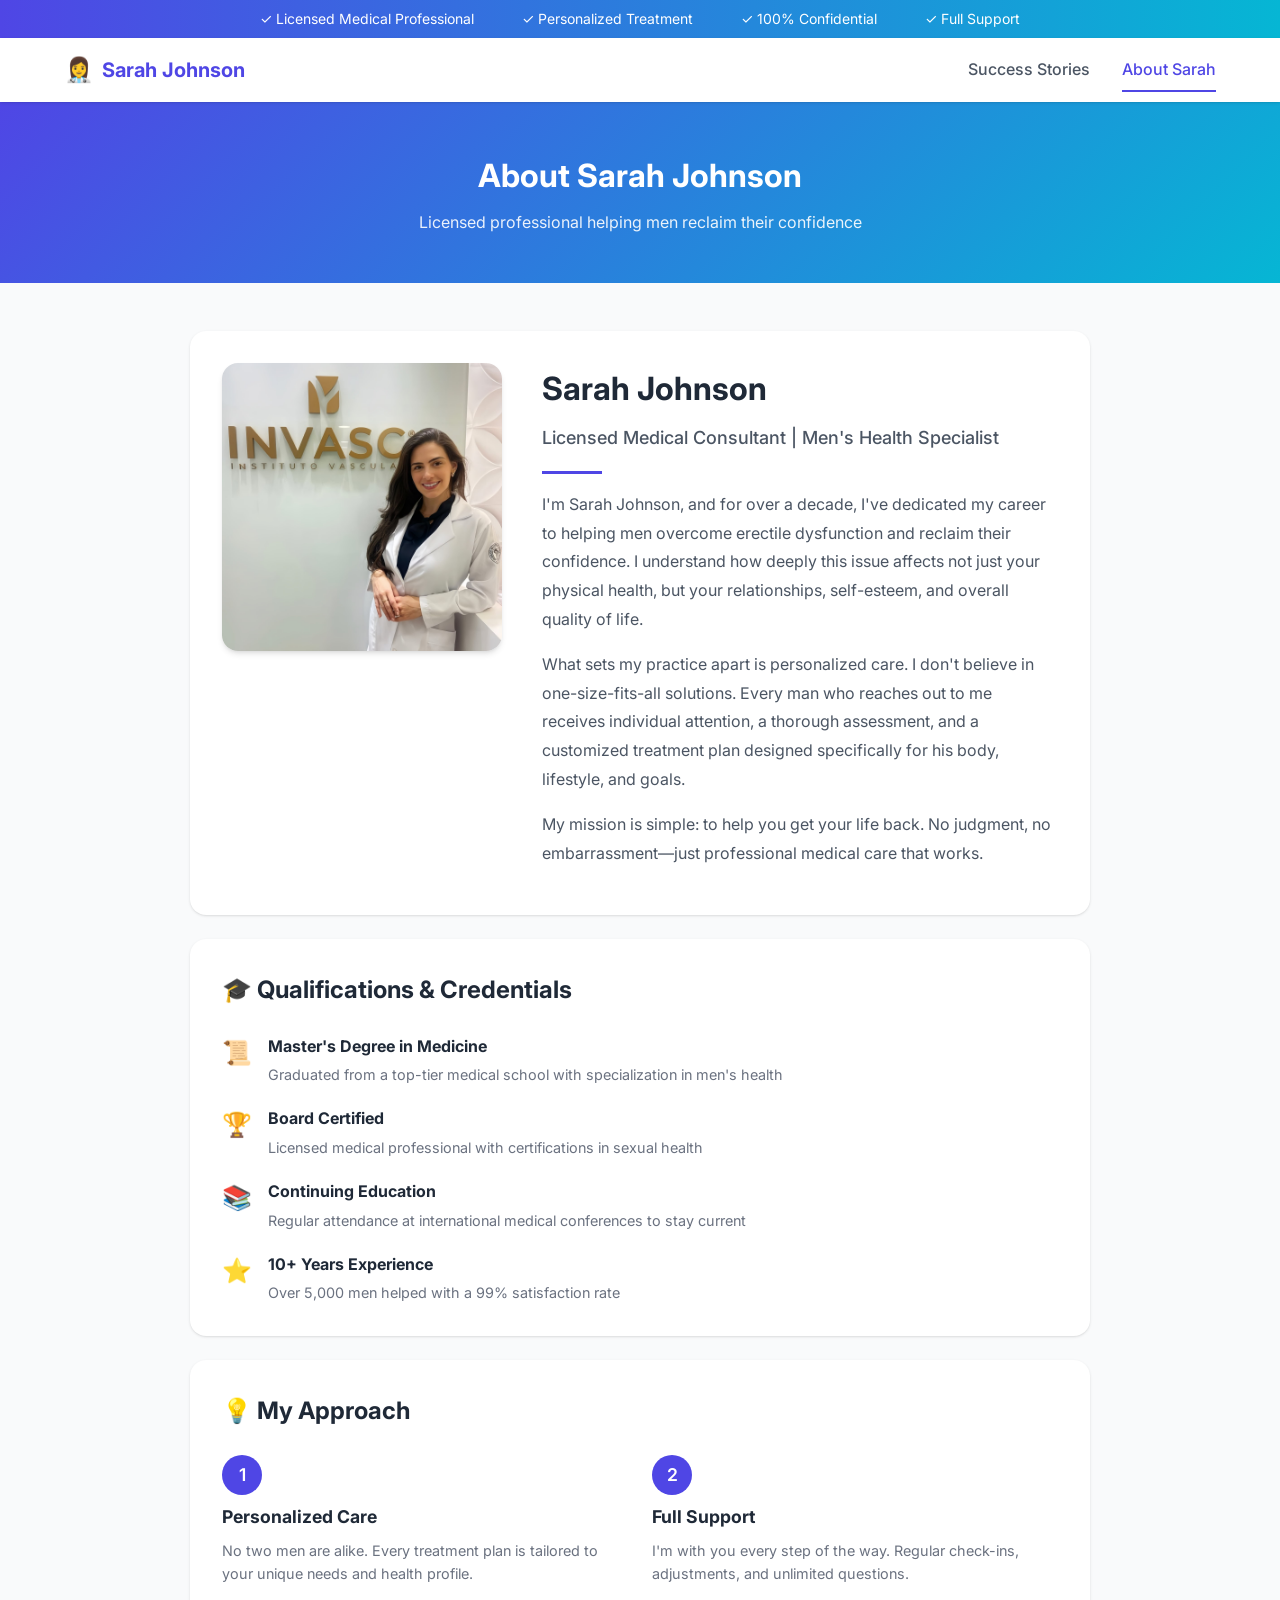
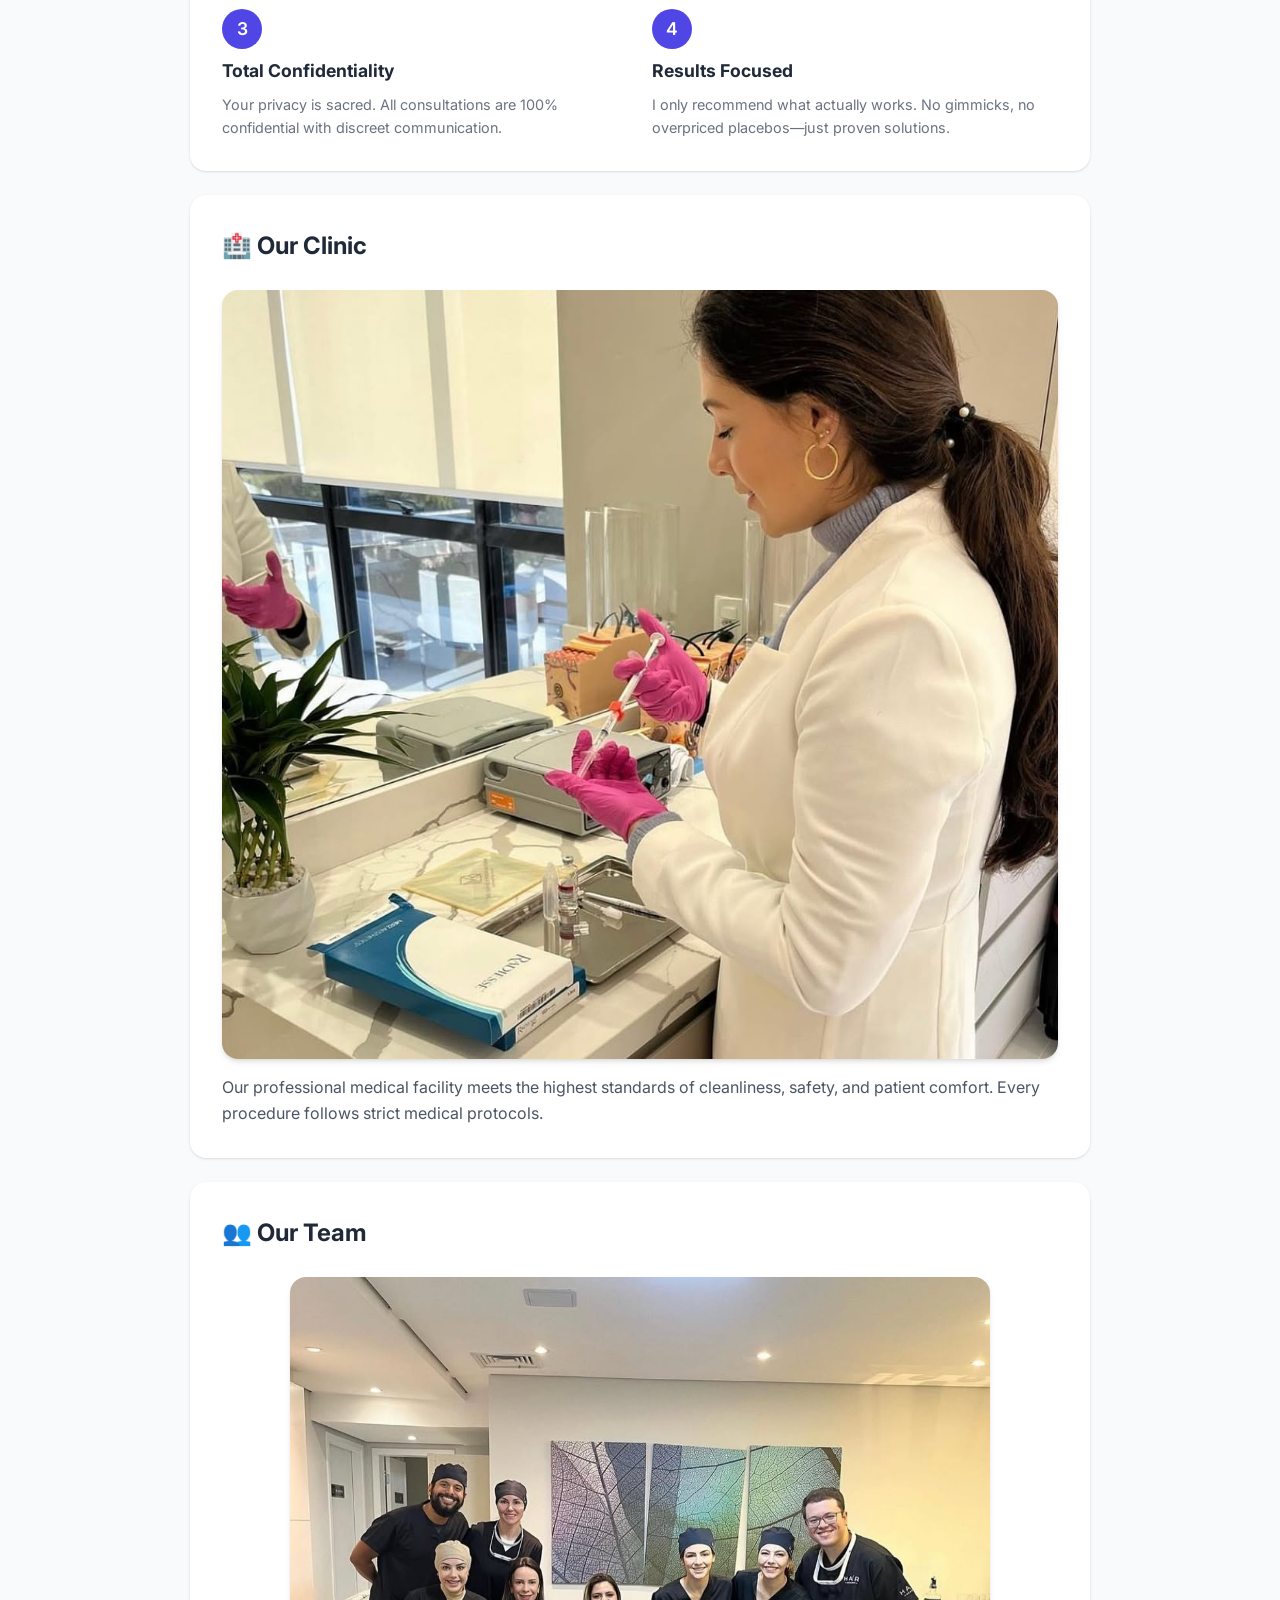
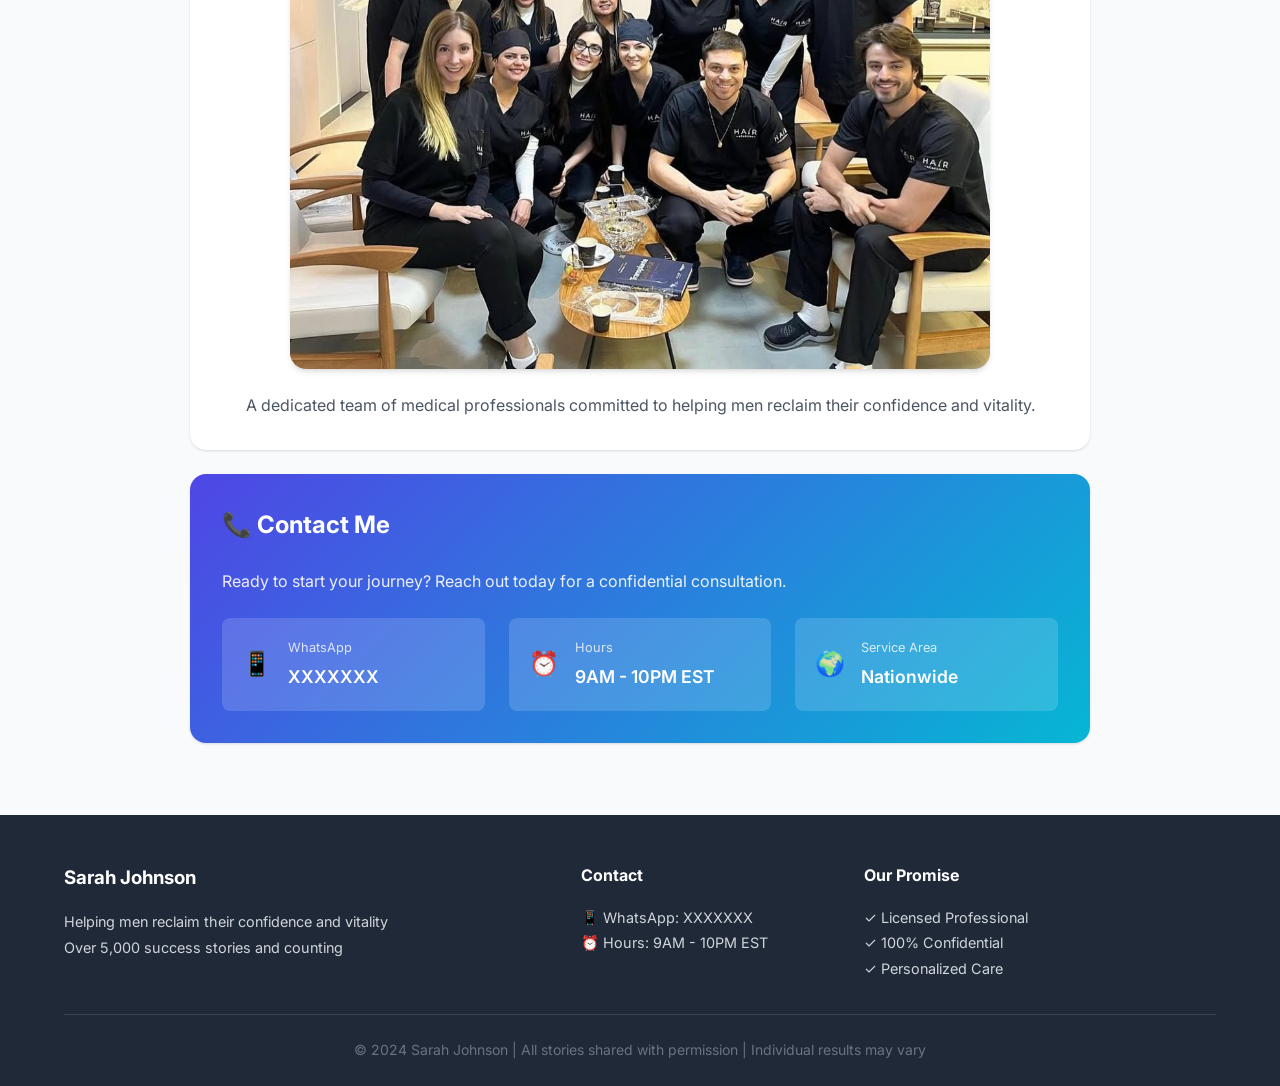
<file: about.html>
<!DOCTYPE html>
<html lang="en">
<head>
    <meta charset="UTF-8">
    <meta name="viewport" content="width=device-width, initial-scale=1.0">
    <title>About Sarah - Licensed Medical Consultant</title>
    <link rel="stylesheet" href="styles.css">
    <link href="https://fonts.googleapis.com/css2?family=Inter:wght@400;500;600;700&display=swap" rel="stylesheet">
    <style>
        .about-section {
            padding: 3rem 0;
        }

        .about-content {
            max-width: 900px;
            margin: 0 auto;
        }

        .about-card {
            background: white;
            border-radius: var(--radius-lg);
            padding: 2rem;
            margin-bottom: 1.5rem;
            box-shadow: var(--shadow);
        }

        .about-card h2 {
            font-size: 1.5rem;
            margin-bottom: 1.5rem;
            color: var(--gray-800);
        }

        .sarah-profile {
            display: grid;
            grid-template-columns: 280px 1fr;
            gap: 2.5rem;
            align-items: start;
        }

        .profile-image {
            border-radius: var(--radius-lg);
            overflow: hidden;
            box-shadow: var(--shadow-md);
        }

        .profile-image img {
            width: 100%;
            height: auto;
            display: block;
        }

        .profile-info h2 {
            font-size: 2rem;
            margin-bottom: 0.5rem;
        }

        .profile-title {
            color: var(--primary-color);
            font-weight: 500;
            font-size: 1.125rem;
            margin-bottom: 1rem;
        }

        .profile-divider {
            width: 60px;
            height: 3px;
            background: var(--primary-color);
            margin: 1rem 0;
        }

        .profile-info p {
            color: var(--gray-600);
            line-height: 1.8;
            margin-bottom: 1rem;
        }

        .qualification-list {
            display: grid;
            gap: 1.25rem;
        }

        .qual-item {
            display: flex;
            gap: 1rem;
            align-items: flex-start;
        }

        .qual-icon {
            font-size: 1.5rem;
        }

        .qual-item h4 {
            font-size: 1rem;
            color: var(--gray-800);
            margin-bottom: 0.25rem;
        }

        .qual-item p {
            color: var(--gray-500);
            font-size: 0.9rem;
        }

        .features-grid {
            display: grid;
            grid-template-columns: repeat(2, 1fr);
            gap: 1.5rem;
        }

        .feature-item {
            display: flex;
            flex-direction: column;
            gap: 0.5rem;
        }

        .feature-icon {
            width: 40px;
            height: 40px;
            background: var(--primary-color);
            color: white;
            border-radius: 50%;
            display: flex;
            align-items: center;
            justify-content: center;
            font-weight: 600;
            font-size: 1.1rem;
        }

        .feature-item h3 {
            font-size: 1.1rem;
            color: var(--gray-800);
        }

        .feature-item p {
            font-size: 0.9rem;
            color: var(--gray-500);
        }

        .work-image, .team-photo {
            border-radius: var(--radius-lg);
            overflow: hidden;
            box-shadow: var(--shadow-md);
        }

        .work-image img, .team-photo img {
            width: 100%;
            height: auto;
            display: block;
        }

        .team-photo {
            max-width: 700px;
            margin: 0 auto;
        }

        .contact-card {
            background: linear-gradient(135deg, var(--primary-color), var(--secondary-color));
            color: white;
        }

        .contact-card h2 {
            color: white;
        }

        .contact-card > p {
            color: rgba(255,255,255,0.9);
            margin-bottom: 1.5rem;
        }

        .contact-info-large {
            display: grid;
            grid-template-columns: repeat(3, 1fr);
            gap: 1.5rem;
        }

        .contact-item {
            display: flex;
            align-items: center;
            gap: 1rem;
            background: rgba(255,255,255,0.15);
            padding: 1.25rem;
            border-radius: var(--radius);
        }

        .contact-icon {
            font-size: 1.5rem;
        }

        .contact-label {
            display: block;
            font-size: 0.8rem;
            opacity: 0.8;
            margin-bottom: 0.25rem;
        }

        .contact-value {
            display: block;
            font-size: 1.1rem;
            font-weight: 600;
        }

        @media (max-width: 768px) {
            .sarah-profile {
                grid-template-columns: 1fr;
            }

            .profile-image {
                max-width: 300px;
                margin: 0 auto;
            }

            .features-grid {
                grid-template-columns: 1fr;
            }

            .contact-info-large {
                grid-template-columns: 1fr;
            }
        }
    </style>
</head>
<body>
    <!-- Trust Bar -->
    <div class="trust-bar">
        <div class="container">
            <span>✓ Licensed Medical Professional</span>
            <span>✓ Personalized Treatment</span>
            <span>✓ 100% Confidential</span>
            <span>✓ Full Support</span>
        </div>
    </div>

    <!-- Navigation -->
    <nav class="navbar">
        <div class="container">
            <a href="index.html" class="logo">
                <span class="logo-icon">👩‍⚕️</span>
                <span>Sarah Johnson</span>
            </a>
            <div class="nav-links">
                <a href="index.html">Success Stories</a>
                <a href="about.html" class="active">About Sarah</a>
            </div>
            <button class="mobile-menu-btn" onclick="toggleMobileMenu()">☰</button>
        </div>
    </nav>

    <!-- Mobile Menu -->
    <div class="mobile-menu" id="mobileMenu">
        <a href="index.html">Success Stories</a>
        <a href="about.html">About Sarah</a>
    </div>

    <!-- Page Header -->
    <section class="page-header">
        <div class="container">
            <h1>About Sarah Johnson</h1>
            <p>Licensed professional helping men reclaim their confidence</p>
        </div>
    </section>

    <!-- About Content -->
    <section class="about-section">
        <div class="container">
            <div class="about-content">
                <!-- Personal Intro -->
                <div class="about-card sarah-profile">
                    <div class="profile-image">
                        <img src="sarah.jpg" alt="Sarah Johnson" onerror="this.style.display='none'">
                    </div>
                    <div class="profile-info">
                        <h2>Sarah Johnson</h2>
                        <p class="profile-title">Licensed Medical Consultant | Men's Health Specialist</p>
                        <div class="profile-divider"></div>
                        <p>I'm Sarah Johnson, and for over a decade, I've dedicated my career to helping men overcome erectile dysfunction and reclaim their confidence. I understand how deeply this issue affects not just your physical health, but your relationships, self-esteem, and overall quality of life.</p>
                        <p>What sets my practice apart is personalized care. I don't believe in one-size-fits-all solutions. Every man who reaches out to me receives individual attention, a thorough assessment, and a customized treatment plan designed specifically for his body, lifestyle, and goals.</p>
                        <p>My mission is simple: to help you get your life back. No judgment, no embarrassment—just professional medical care that works.</p>
                    </div>
                </div>

                <!-- Qualifications -->
                <div class="about-card">
                    <h2>🎓 Qualifications & Credentials</h2>
                    <div class="qualification-list">
                        <div class="qual-item">
                            <span class="qual-icon">📜</span>
                            <div>
                                <h4>Master's Degree in Medicine</h4>
                                <p>Graduated from a top-tier medical school with specialization in men's health</p>
                            </div>
                        </div>
                        <div class="qual-item">
                            <span class="qual-icon">🏆</span>
                            <div>
                                <h4>Board Certified</h4>
                                <p>Licensed medical professional with certifications in sexual health</p>
                            </div>
                        </div>
                        <div class="qual-item">
                            <span class="qual-icon">📚</span>
                            <div>
                                <h4>Continuing Education</h4>
                                <p>Regular attendance at international medical conferences to stay current</p>
                            </div>
                        </div>
                        <div class="qual-item">
                            <span class="qual-icon">⭐</span>
                            <div>
                                <h4>10+ Years Experience</h4>
                                <p>Over 5,000 men helped with a 99% satisfaction rate</p>
                            </div>
                        </div>
                    </div>
                </div>

                <!-- Service Philosophy -->
                <div class="about-card">
                    <h2>💡 My Approach</h2>
                    <div class="features-grid">
                        <div class="feature-item">
                            <div class="feature-icon">1</div>
                            <h3>Personalized Care</h3>
                            <p>No two men are alike. Every treatment plan is tailored to your unique needs and health profile.</p>
                        </div>
                        <div class="feature-item">
                            <div class="feature-icon">2</div>
                            <h3>Full Support</h3>
                            <p>I'm with you every step of the way. Regular check-ins, adjustments, and unlimited questions.</p>
                        </div>
                        <div class="feature-item">
                            <div class="feature-icon">3</div>
                            <h3>Total Confidentiality</h3>
                            <p>Your privacy is sacred. All consultations are 100% confidential with discreet communication.</p>
                        </div>
                        <div class="feature-item">
                            <div class="feature-icon">4</div>
                            <h3>Results Focused</h3>
                            <p>I only recommend what actually works. No gimmicks, no overpriced placebos—just proven solutions.</p>
                        </div>
                    </div>
                </div>

                <!-- Work Environment -->
                <div class="about-card">
                    <h2>🏥 Our Clinic</h2>
                    <div class="work-image">
                        <img src="work.jpg" alt="Sarah at work" onerror="this.style.display='none'">
                    </div>
                    <p style="margin-top: 1rem; color: var(--gray-600);">
                        Our professional medical facility meets the highest standards of cleanliness, safety, and patient comfort. Every procedure follows strict medical protocols.
                    </p>
                </div>

                <!-- Team -->
                <div class="about-card">
                    <h2>👥 Our Team</h2>
                    <div class="team-photo">
                        <img src="team.jpg" alt="Our medical team" onerror="this.style.display='none'">
                    </div>
                    <p style="margin-top: 1.5rem; color: var(--gray-600); text-align: center;">
                        A dedicated team of medical professionals committed to helping men reclaim their confidence and vitality.
                    </p>
                </div>

                <!-- Contact -->
                <div class="about-card contact-card">
                    <h2>📞 Contact Me</h2>
                    <p>Ready to start your journey? Reach out today for a confidential consultation.</p>
                    <div class="contact-info-large">
                        <div class="contact-item">
                            <span class="contact-icon">📱</span>
                            <div>
                                <span class="contact-label">WhatsApp</span>
                                <span class="contact-value">XXXXXXX</span>
                            </div>
                        </div>
                        <div class="contact-item">
                            <span class="contact-icon">⏰</span>
                            <div>
                                <span class="contact-label">Hours</span>
                                <span class="contact-value">9AM - 10PM EST</span>
                            </div>
                        </div>
                        <div class="contact-item">
                            <span class="contact-icon">🌍</span>
                            <div>
                                <span class="contact-label">Service Area</span>
                                <span class="contact-value">Nationwide</span>
                            </div>
                        </div>
                    </div>
                </div>
            </div>
        </div>
    </section>

    <!-- Footer -->
    <footer class="footer">
        <div class="container">
            <div class="footer-content">
                <div class="footer-section">
                    <h3>Sarah Johnson</h3>
                    <p>Helping men reclaim their confidence and vitality<br>Over 5,000 success stories and counting</p>
                </div>
                <div class="footer-section">
                    <h4>Contact</h4>
                    <p>📱 WhatsApp: XXXXXXX</p>
                    <p>⏰ Hours: 9AM - 10PM EST</p>
                </div>
                <div class="footer-section">
                    <h4>Our Promise</h4>
                    <p>✓ Licensed Professional<br>✓ 100% Confidential<br>✓ Personalized Care</p>
                </div>
            </div>
            <div class="footer-bottom">
                <p>© 2024 Sarah Johnson | All stories shared with permission | Individual results may vary</p>
            </div>
        </div>
    </footer>

    <script src="data.js"></script>
    <script src="app.js"></script>
</body>
</html>
</file>
<file: styles.css>
/* Base Styles Reset */
* {
    margin: 0;
    padding: 0;
    box-sizing: border-box;
}

:root {
    --primary-color: #4f46e5;
    --primary-hover: #4338ca;
    --secondary-color: #06b6d4;
    --success-color: #10b981;
    --warning-color: #f59e0b;
    --danger-color: #ef4444;
    --gold-color: #fbbf24;
    --gray-50: #f9fafb;
    --gray-100: #f3f4f6;
    --gray-200: #e5e7eb;
    --gray-300: #d1d5db;
    --gray-400: #9ca3af;
    --gray-500: #6b7280;
    --gray-600: #4b5563;
    --gray-700: #374151;
    --gray-800: #1f2937;
    --gray-900: #111827;
    --shadow-sm: 0 1px 2px 0 rgba(0, 0, 0, 0.05);
    --shadow: 0 1px 3px 0 rgba(0, 0, 0, 0.1), 0 1px 2px -1px rgba(0, 0, 0, 0.1);
    --shadow-md: 0 4px 6px -1px rgba(0, 0, 0, 0.1), 0 2px 4px -2px rgba(0, 0, 0, 0.1);
    --shadow-lg: 0 10px 15px -3px rgba(0, 0, 0, 0.1), 0 4px 6px -4px rgba(0, 0, 0, 0.1);
    --shadow-xl: 0 20px 25px -5px rgba(0, 0, 0, 0.1), 0 8px 10px -6px rgba(0, 0, 0, 0.1);
    --radius-sm: 0.25rem;
    --radius: 0.5rem;
    --radius-md: 0.75rem;
    --radius-lg: 1rem;
    --radius-xl: 1.5rem;
}

body {
    font-family: 'Inter', -apple-system, BlinkMacSystemFont, 'Segoe UI', Roboto, 'Helvetica Neue', Arial, sans-serif;
    line-height: 1.6;
    color: var(--gray-800);
    background-color: var(--gray-50);
}

.container {
    max-width: 1200px;
    margin: 0 auto;
    padding: 0 1.5rem;
}

/* Top Trust Bar */
.trust-bar {
    background: linear-gradient(90deg, var(--primary-color), var(--secondary-color));
    color: white;
    padding: 0.5rem 0;
}

.trust-bar .container {
    display: flex;
    justify-content: center;
    gap: 3rem;
    font-size: 0.875rem;
}

.trust-bar span {
    display: flex;
    align-items: center;
    gap: 0.25rem;
}

/* Navigation Bar */
.navbar {
    background: white;
    box-shadow: var(--shadow);
    position: sticky;
    top: 0;
    z-index: 100;
}

.navbar .container {
    display: flex;
    align-items: center;
    justify-content: space-between;
    height: 4rem;
}

.logo {
    display: flex;
    align-items: center;
    gap: 0.5rem;
    font-size: 1.25rem;
    font-weight: 700;
    color: var(--primary-color);
    text-decoration: none;
}

.logo-icon {
    font-size: 1.5rem;
}

.nav-links {
    display: flex;
    gap: 2rem;
}

.nav-links a {
    color: var(--gray-600);
    text-decoration: none;
    font-weight: 500;
    padding: 0.5rem 0;
    border-bottom: 2px solid transparent;
    transition: all 0.2s;
}

.nav-links a:hover,
.nav-links a.active {
    color: var(--primary-color);
    border-bottom-color: var(--primary-color);
}

.mobile-menu-btn {
    display: none;
    background: none;
    border: none;
    font-size: 1.5rem;
    cursor: pointer;
    color: var(--gray-600);
}

.mobile-menu {
    display: none;
    position: absolute;
    top: 4rem;
    left: 0;
    right: 0;
    background: white;
    box-shadow: var(--shadow-lg);
    padding: 1rem;
    z-index: 99;
}

.mobile-menu a {
    display: block;
    padding: 0.75rem 1rem;
    color: var(--gray-700);
    text-decoration: none;
    border-radius: var(--radius);
    transition: background 0.2s;
}

.mobile-menu a:hover {
    background: var(--gray-100);
}

.mobile-menu.show {
    display: block;
}

/* Hero Section */
.hero {
    background: linear-gradient(135deg, var(--primary-color) 0%, var(--secondary-color) 100%);
    color: white;
    padding: 5rem 0;
    text-align: center;
}

.hero-badge {
    display: inline-block;
    background: rgba(255,255,255,0.2);
    padding: 0.5rem 1.5rem;
    border-radius: 2rem;
    font-size: 0.9rem;
    margin-bottom: 1.5rem;
    backdrop-filter: blur(10px);
}

.hero h1 {
    font-size: 2.5rem;
    font-weight: 700;
    margin-bottom: 1rem;
}

.hero p {
    font-size: 1.125rem;
    opacity: 0.9;
    margin-bottom: 2rem;
}

.hero-stats {
    display: flex;
    justify-content: center;
    gap: 4rem;
    margin-top: 3rem;
}

.hero-stat {
    text-align: center;
}

.hero-stat-number {
    display: block;
    font-size: 3rem;
    font-weight: 700;
    line-height: 1;
}

.hero-stat-label {
    font-size: 0.9rem;
    opacity: 0.9;
    margin-top: 0.5rem;
}

/* Sarah Intro Card */
.sarah-intro {
    padding: 4rem 0;
    background: white;
}

.sarah-card {
    display: grid;
    grid-template-columns: 300px 1fr;
    gap: 3rem;
    background: linear-gradient(135deg, #f8fafc 0%, #f1f5f9 100%);
    border-radius: var(--radius-xl);
    padding: 3rem;
    box-shadow: var(--shadow-lg);
    align-items: center;
}

.sarah-image {
    width: 100%;
    aspect-ratio: 1;
    border-radius: var(--radius-lg);
    overflow: hidden;
    box-shadow: var(--shadow-md);
}

.sarah-image img {
    width: 100%;
    height: 100%;
    object-fit: cover;
}

.sarah-info h2 {
    font-size: 2rem;
    color: var(--gray-800);
    margin-bottom: 0.5rem;
}

.sarah-title {
    font-size: 1.125rem;
    color: var(--primary-color);
    font-weight: 500;
    margin-bottom: 1.5rem;
}

.sarah-desc {
    color: var(--gray-600);
    line-height: 1.8;
    margin-bottom: 1.5rem;
    font-size: 1rem;
}

.sarah-certs {
    display: flex;
    gap: 0.75rem;
    flex-wrap: wrap;
}

.cert-badge {
    background: var(--primary-color);
    color: white;
    padding: 0.5rem 1rem;
    border-radius: 2rem;
    font-size: 0.875rem;
    font-weight: 500;
}

/* Statistics */
.stats {
    background: var(--gray-100);
    padding: 3rem 0;
}

.stats .container {
    display: flex;
    justify-content: center;
    gap: 6rem;
}

.stat-item {
    text-align: center;
}

.stat-number {
    display: block;
    font-size: 2.5rem;
    font-weight: 700;
    color: var(--primary-color);
}

.stat-label {
    color: var(--gray-500);
    font-size: 0.875rem;
}

/* Featured Reviews */
.featured-reviews {
    padding: 4rem 0;
}

.section-header {
    text-align: center;
    margin-bottom: 3rem;
}

.section-header h2 {
    font-size: 1.75rem;
    color: var(--gray-800);
    margin-bottom: 0.5rem;
}

.section-header p {
    color: var(--gray-500);
}

.reviews-grid {
    display: grid;
    grid-template-columns: repeat(3, 1fr);
    gap: 1.5rem;
}

.review-card {
    background: white;
    border-radius: var(--radius-lg);
    padding: 1.5rem;
    box-shadow: var(--shadow);
    border: 1px solid var(--gray-200);
    transition: all 0.3s;
}

.review-card:hover {
    box-shadow: var(--shadow-lg);
    transform: translateY(-3px);
}

.review-card.featured {
    border: 2px solid var(--gold-color);
    position: relative;
}

.review-card.featured::before {
    content: 'FEATURED';
    position: absolute;
    top: -1px;
    right: 1rem;
    background: var(--gold-color);
    color: white;
    font-size: 0.75rem;
    font-weight: 600;
    padding: 0.25rem 0.75rem;
    border-radius: 0 0 var(--radius) var(--radius);
}

.review-header {
    display: flex;
    align-items: center;
    justify-content: space-between;
    margin-bottom: 1rem;
}

.reviewer-info {
    display: flex;
    align-items: center;
    gap: 0.75rem;
}

.reviewer-avatar {
    width: 45px;
    height: 45px;
    border-radius: 50%;
    background: linear-gradient(135deg, var(--primary-color), var(--secondary-color));
    color: white;
    display: flex;
    align-items: center;
    justify-content: center;
    font-weight: 600;
    font-size: 1rem;
    flex-shrink: 0;
}

.reviewer-avatar-img {
    width: 45px;
    height: 45px;
    border-radius: 50%;
    object-fit: cover;
    flex-shrink: 0;
}

.reviewer-name {
    font-weight: 600;
    color: var(--gray-800);
}

.reviewer-name span {
    display: block;
    font-size: 0.75rem;
    color: var(--gray-500);
    font-weight: 400;
}

.review-rating {
    display: flex;
    gap: 0.125rem;
}

.star {
    color: var(--gold-color);
    font-size: 1.1rem;
}

.star.empty {
    color: var(--gray-300);
}

.review-product {
    font-size: 0.875rem;
    color: var(--primary-color);
    font-weight: 500;
    margin-bottom: 0.75rem;
    padding: 0.375rem 0.75rem;
    background: rgba(79, 70, 229, 0.1);
    border-radius: var(--radius);
    display: inline-block;
}

.review-content {
    color: var(--gray-600);
    line-height: 1.7;
    font-size: 0.95rem;
}

.review-meta {
    display: flex;
    flex-wrap: wrap;
    gap: 0.75rem;
    margin-top: 1rem;
    padding-top: 1rem;
    border-top: 1px solid var(--gray-100);
    font-size: 0.8rem;
    color: var(--gray-500);
}

.effect-tag {
    display: inline-block;
    padding: 0.25rem 0.75rem;
    background: var(--success-color);
    color: white;
    font-size: 0.8rem;
    border-radius: 2rem;
    margin-top: 0.75rem;
    font-weight: 500;
}

/* Team Section */
.team-section {
    background: var(--gray-100);
    padding: 4rem 0;
}

.team-section h2 {
    text-align: center;
    font-size: 1.75rem;
    margin-bottom: 0.5rem;
}

.team-section .section-desc {
    text-align: center;
    color: var(--gray-500);
    margin-bottom: 2rem;
}

.team-image {
    max-width: 800px;
    margin: 0 auto;
    border-radius: var(--radius-lg);
    overflow: hidden;
    box-shadow: var(--shadow-lg);
}

.team-image img {
    width: 100%;
    height: auto;
    display: block;
}

/* Process Steps */
.process {
    background: linear-gradient(135deg, var(--primary-color) 0%, var(--secondary-color) 100%);
    color: white;
    padding: 4rem 0;
}

.process h2 {
    text-align: center;
    font-size: 1.75rem;
    margin-bottom: 3rem;
}

.process-steps {
    display: grid;
    grid-template-columns: repeat(4, 1fr);
    gap: 2rem;
}

.process-step {
    text-align: center;
}

.step-number {
    width: 60px;
    height: 60px;
    background: rgba(255,255,255,0.2);
    border-radius: 50%;
    display: flex;
    align-items: center;
    justify-content: center;
    font-size: 1.5rem;
    font-weight: 700;
    margin: 0 auto 1rem;
    border: 2px solid rgba(255,255,255,0.5);
}

.process-step h3 {
    font-size: 1.125rem;
    margin-bottom: 0.5rem;
}

.process-step p {
    opacity: 0.9;
    font-size: 0.9rem;
}

/* Buttons */
.btn-primary {
    display: inline-block;
    padding: 0.75rem 1.5rem;
    background: var(--primary-color);
    color: white;
    border: none;
    border-radius: var(--radius);
    font-size: 1rem;
    font-weight: 500;
    cursor: pointer;
    transition: all 0.2s;
    text-decoration: none;
}

.btn-primary:hover {
    background: var(--primary-hover);
    transform: translateY(-2px);
    box-shadow: var(--shadow-md);
}

.btn-large {
    padding: 1rem 2.5rem;
    font-size: 1.1rem;
}

.text-center {
    text-align: center;
}

/* Footer */
.footer {
    background: var(--gray-800);
    color: var(--gray-300);
    padding: 3rem 0 1.5rem;
}

.footer-content {
    display: grid;
    grid-template-columns: 2fr 1fr 1.5fr;
    gap: 3rem;
    margin-bottom: 2rem;
}

.footer-section h3,
.footer-section h4 {
    color: white;
    margin-bottom: 1rem;
}

.footer-section p {
    font-size: 0.9rem;
    line-height: 1.8;
}

.footer-bottom {
    border-top: 1px solid var(--gray-700);
    padding-top: 1.5rem;
    text-align: center;
    font-size: 0.875rem;
    color: var(--gray-500);
}

/* Page Header */
.page-header {
    background: linear-gradient(135deg, var(--primary-color) 0%, var(--secondary-color) 100%);
    color: white;
    padding: 3rem 0;
    text-align: center;
}

.page-header h1 {
    font-size: 2rem;
    font-weight: 700;
    margin-bottom: 0.5rem;
}

.page-header p {
    opacity: 0.9;
}

/* About Page Styles */
.about-section {
    padding: 3rem 0;
}

.about-content {
    max-width: 900px;
    margin: 0 auto;
}

.about-card {
    background: white;
    border-radius: var(--radius-lg);
    padding: 2rem;
    margin-bottom: 1.5rem;
    box-shadow: var(--shadow);
}

.about-card h2 {
    font-size: 1.5rem;
    margin-bottom: 1.5rem;
    color: var(--gray-800);
}

/* Sarah Profile */
.sarah-profile {
    display: grid;
    grid-template-columns: 280px 1fr;
    gap: 2.5rem;
    align-items: start;
}

.profile-image {
    border-radius: var(--radius-lg);
    overflow: hidden;
    box-shadow: var(--shadow-md);
}

.profile-image img {
    width: 100%;
    height: auto;
    display: block;
}

.profile-info h2 {
    font-size: 2rem;
    margin-bottom: 0.5rem;
}

.profile-title {
    color: var(--primary-color);
    font-weight: 500;
    font-size: 1.125rem;
    margin-bottom: 1rem;
}

.profile-divider {
    width: 60px;
    height: 3px;
    background: var(--primary-color);
    margin: 1rem 0;
}

.profile-info p {
    color: var(--gray-600);
    line-height: 1.8;
    margin-bottom: 1rem;
}

/* Qualifications List */
.qualification-list {
    display: grid;
    gap: 1.25rem;
}

.qual-item {
    display: flex;
    gap: 1rem;
    align-items: flex-start;
}

.qual-icon {
    font-size: 1.5rem;
}

.qual-item h4 {
    font-size: 1rem;
    color: var(--gray-800);
    margin-bottom: 0.25rem;
}

.qual-item p {
    color: var(--gray-500);
    font-size: 0.9rem;
}

/* Service Features */
.features-grid {
    display: grid;
    grid-template-columns: repeat(2, 1fr);
    gap: 1.5rem;
}

.feature-item {
    display: flex;
    flex-direction: column;
    gap: 0.5rem;
}

.feature-icon {
    width: 40px;
    height: 40px;
    background: var(--primary-color);
    color: white;
    border-radius: 50%;
    display: flex;
    align-items: center;
    justify-content: center;
    font-weight: 600;
    font-size: 1.1rem;
}

.feature-item h3 {
    font-size: 1.1rem;
    color: var(--gray-800);
}

.feature-item p {
    font-size: 0.9rem;
    color: var(--gray-500);
}

/* Work Scene Images */
.work-image, .team-photo {
    border-radius: var(--radius-lg);
    overflow: hidden;
    box-shadow: var(--shadow-md);
}

.work-image img, .team-photo img {
    width: 100%;
    height: auto;
    display: block;
}

.team-photo {
    max-width: 700px;
    margin: 0 auto;
}

/* Contact Info */
.contact-card {
    background: linear-gradient(135deg, var(--primary-color), var(--secondary-color));
    color: white;
}

.contact-card h2 {
    color: white;
}

.contact-card > p {
    color: rgba(255,255,255,0.9);
    margin-bottom: 1.5rem;
}

.contact-info-large {
    display: grid;
    grid-template-columns: repeat(3, 1fr);
    gap: 1.5rem;
}

.contact-item {
    display: flex;
    align-items: center;
    gap: 1rem;
    background: rgba(255,255,255,0.15);
    padding: 1.25rem;
    border-radius: var(--radius);
}

.contact-icon {
    font-size: 1.5rem;
}

.contact-label {
    display: block;
    font-size: 0.8rem;
    opacity: 0.8;
    margin-bottom: 0.25rem;
}

.contact-value {
    display: block;
    font-size: 1.1rem;
    font-weight: 600;
}

/* Responsive Design */
@media (max-width: 1024px) {
    .reviews-grid {
        grid-template-columns: repeat(2, 1fr);
    }

    .sarah-card {
        grid-template-columns: 1fr;
    }

    .sarah-image {
        max-width: 300px;
        margin: 0 auto;
    }

    .sarah-profile {
        grid-template-columns: 1fr;
    }

    .profile-image {
        max-width: 300px;
        margin: 0 auto;
    }
}

@media (max-width: 768px) {
    .trust-bar .container {
        gap: 0.75rem;
        font-size: 0.75rem;
        flex-wrap: wrap;
    }

    .nav-links {
        display: none;
    }

    .mobile-menu-btn {
        display: block;
    }

    .hero h1 {
        font-size: 1.75rem;
    }

    .hero-stats {
        gap: 2rem;
    }

    .hero-stat-number {
        font-size: 2rem;
    }

    .stats .container {
        gap: 2rem;
    }

    .reviews-grid,
    .features-grid {
        grid-template-columns: 1fr;
    }

    .process-steps {
        grid-template-columns: 1fr;
    }

    .footer-content {
        grid-template-columns: 1fr;
        gap: 2rem;
    }

    .contact-info-large {
        grid-template-columns: 1fr;
    }

    .sarah-card {
        padding: 2rem 1.5rem;
    }
}

/* Pricing Section */
.pricing-section {
    background: linear-gradient(180deg, #f8fafc 0%, #e0f2fe 50%, #f0f9ff 100%);
    padding: 5rem 0;
    position: relative;
    overflow: hidden;
}

.pricing-section::before {
    content: '';
    position: absolute;
    top: -50%;
    left: -50%;
    width: 200%;
    height: 200%;
    background: radial-gradient(circle, rgba(79, 70, 229, 0.03) 0%, transparent 70%);
    pointer-events: none;
}

.pricing-section .section-header {
    text-align: center;
    margin-bottom: 4rem;
    position: relative;
    z-index: 1;
}

.pricing-section .section-header h2 {
    font-size: 2.5rem;
    background: linear-gradient(135deg, var(--gray-800) 0%, var(--primary-color) 100%);
    -webkit-background-clip: text;
    -webkit-text-fill-color: transparent;
    background-clip: text;
    margin-bottom: 0.75rem;
}

.pricing-section .section-header p {
    font-size: 1.125rem;
    color: var(--gray-500);
}

.section-badge {
    display: inline-block;
    background: linear-gradient(135deg, var(--primary-color), var(--secondary-color));
    color: white;
    padding: 0.5rem 1.5rem;
    border-radius: 2rem;
    font-size: 0.875rem;
    font-weight: 600;
    margin-bottom: 1.5rem;
    box-shadow: 0 4px 15px rgba(79, 70, 229, 0.3);
    text-transform: uppercase;
    letter-spacing: 0.05em;
}

.pricing-cards {
    display: grid;
    grid-template-columns: repeat(2, 1fr);
    gap: 2.5rem;
    max-width: 1000px;
    margin: 0 auto;
    position: relative;
    z-index: 1;
}

.pricing-card {
    background: white;
    border-radius: 24px;
    padding: 3rem 2.5rem;
    box-shadow: 0 10px 40px rgba(0, 0, 0, 0.08);
    border: 1px solid rgba(229, 231, 235, 0.5);
    text-align: center;
    position: relative;
    transition: all 0.4s cubic-bezier(0.4, 0, 0.2, 1);
    overflow: hidden;
}

.pricing-card::before {
    content: '';
    position: absolute;
    top: 0;
    left: 0;
    right: 0;
    height: 4px;
    background: linear-gradient(90deg, var(--primary-color), var(--secondary-color));
    opacity: 0;
    transition: opacity 0.3s;
}

.pricing-card:hover {
    transform: translateY(-8px);
    box-shadow: 0 20px 60px rgba(0, 0, 0, 0.12);
}

.pricing-card:hover::before {
    opacity: 1;
}

.pricing-card-popular {
    border: 2px solid var(--primary-color);
    box-shadow: 0 10px 40px rgba(79, 70, 229, 0.15);
    transform: scale(1.02);
}

.pricing-card-popular:hover {
    transform: scale(1.02) translateY(-8px);
    box-shadow: 0 25px 70px rgba(79, 70, 229, 0.2);
}

.popular-badge {
    position: absolute;
    top: 0;
    left: 50%;
    transform: translateX(-50%);
    background: linear-gradient(135deg, var(--primary-color), var(--secondary-color));
    color: white;
    padding: 0.5rem 2rem;
    border-radius: 0 0 12px 12px;
    font-size: 0.75rem;
    font-weight: 700;
    text-transform: uppercase;
    letter-spacing: 0.1em;
    box-shadow: 0 4px 15px rgba(79, 70, 229, 0.3);
}

.pricing-title {
    font-size: 1.75rem;
    color: var(--gray-800);
    margin-bottom: 1.5rem;
    font-weight: 700;
}

.pricing-price {
    margin-bottom: 1rem;
    display: flex;
    align-items: flex-start;
    justify-content: center;
    gap: 0.25rem;
}

.pricing-price .currency {
    font-size: 2rem;
    color: var(--primary-color);
    font-weight: 700;
    margin-top: 0.5rem;
}

.pricing-price .amount {
    font-size: 5rem;
    font-weight: 800;
    background: linear-gradient(135deg, var(--primary-color), var(--secondary-color));
    -webkit-background-clip: text;
    -webkit-text-fill-color: transparent;
    background-clip: text;
    line-height: 1;
}

.pricing-subtitle {
    display: inline-flex;
    align-items: center;
    gap: 0.5rem;
    background: linear-gradient(135deg, rgba(79, 70, 229, 0.1), rgba(6, 182, 212, 0.1));
    color: var(--primary-color);
    padding: 0.5rem 1.25rem;
    border-radius: 2rem;
    font-size: 0.875rem;
    font-weight: 600;
    margin-bottom: 2rem;
    border: 1px solid rgba(79, 70, 229, 0.2);
}

.pricing-features {
    list-style: none;
    padding: 0;
    margin: 0 0 2.5rem 0;
    text-align: left;
    background: rgba(249, 250, 251, 0.8);
    border-radius: 16px;
    padding: 1.5rem;
}

.pricing-features li {
    padding: 0.875rem 0;
    border-bottom: 1px dashed var(--gray-200);
    color: var(--gray-600);
    display: flex;
    align-items: center;
    gap: 0.875rem;
    font-size: 0.95rem;
    transition: all 0.2s;
}

.pricing-features li:hover {
    color: var(--gray-800);
    padding-left: 0.5rem;
}

.pricing-features li:last-child {
    border-bottom: none;
}

.pricing-features .check {
    width: 24px;
    height: 24px;
    background: linear-gradient(135deg, var(--success-color), #34d399);
    color: white;
    border-radius: 50%;
    display: flex;
    align-items: center;
    justify-content: center;
    font-size: 0.75rem;
    flex-shrink: 0;
    box-shadow: 0 2px 8px rgba(16, 185, 129, 0.3);
}

.pricing-btn {
    display: block;
    padding: 1.25rem 2rem;
    border-radius: 12px;
    text-decoration: none;
    font-weight: 700;
    font-size: 1.1rem;
    transition: all 0.3s cubic-bezier(0.4, 0, 0.2, 1);
    position: relative;
    overflow: hidden;
    text-transform: uppercase;
    letter-spacing: 0.02em;
}

.pricing-btn::before {
    content: '';
    position: absolute;
    top: 50%;
    left: 50%;
    width: 0;
    height: 0;
    background: rgba(255, 255, 255, 0.2);
    border-radius: 50%;
    transform: translate(-50%, -50%);
    transition: width 0.6s, height 0.6s;
}

.pricing-btn:active::before {
    width: 300px;
    height: 300px;
}

.pricing-btn-outline {
    border: 2px solid var(--primary-color);
    color: var(--primary-color);
    background: white;
}

.pricing-btn-outline:hover {
    background: linear-gradient(135deg, var(--primary-color), var(--secondary-color));
    color: white;
    border-color: transparent;
    transform: translateY(-2px);
    box-shadow: 0 8px 25px rgba(79, 70, 229, 0.3);
}

.pricing-btn-primary {
    background: linear-gradient(135deg, var(--primary-color), var(--secondary-color));
    color: white;
    border: none;
    box-shadow: 0 4px 15px rgba(79, 70, 229, 0.4);
}

.pricing-btn-primary:hover {
    transform: translateY(-2px);
    box-shadow: 0 12px 35px rgba(79, 70, 229, 0.5);
}

@media (max-width: 768px) {
    .pricing-cards {
        grid-template-columns: 1fr;
        gap: 2rem;
        padding: 0 1rem;
    }

    .pricing-card-popular {
        transform: scale(1);
    }

    .pricing-card-popular:hover {
        transform: scale(1) translateY(-8px);
    }

    .pricing-price .amount {
        font-size: 4rem;
    }

    .pricing-section .section-header h2 {
        font-size: 2rem;
    }
}

/* Empty State */
.empty-state {
    text-align: center;
    padding: 4rem 2rem;
    color: var(--gray-500);
}

.empty-state-icon {
    font-size: 4rem;
    margin-bottom: 1rem;
}

.empty-state h3 {
    font-size: 1.25rem;
    color: var(--gray-700);
    margin-bottom: 0.5rem;
}
</file>
